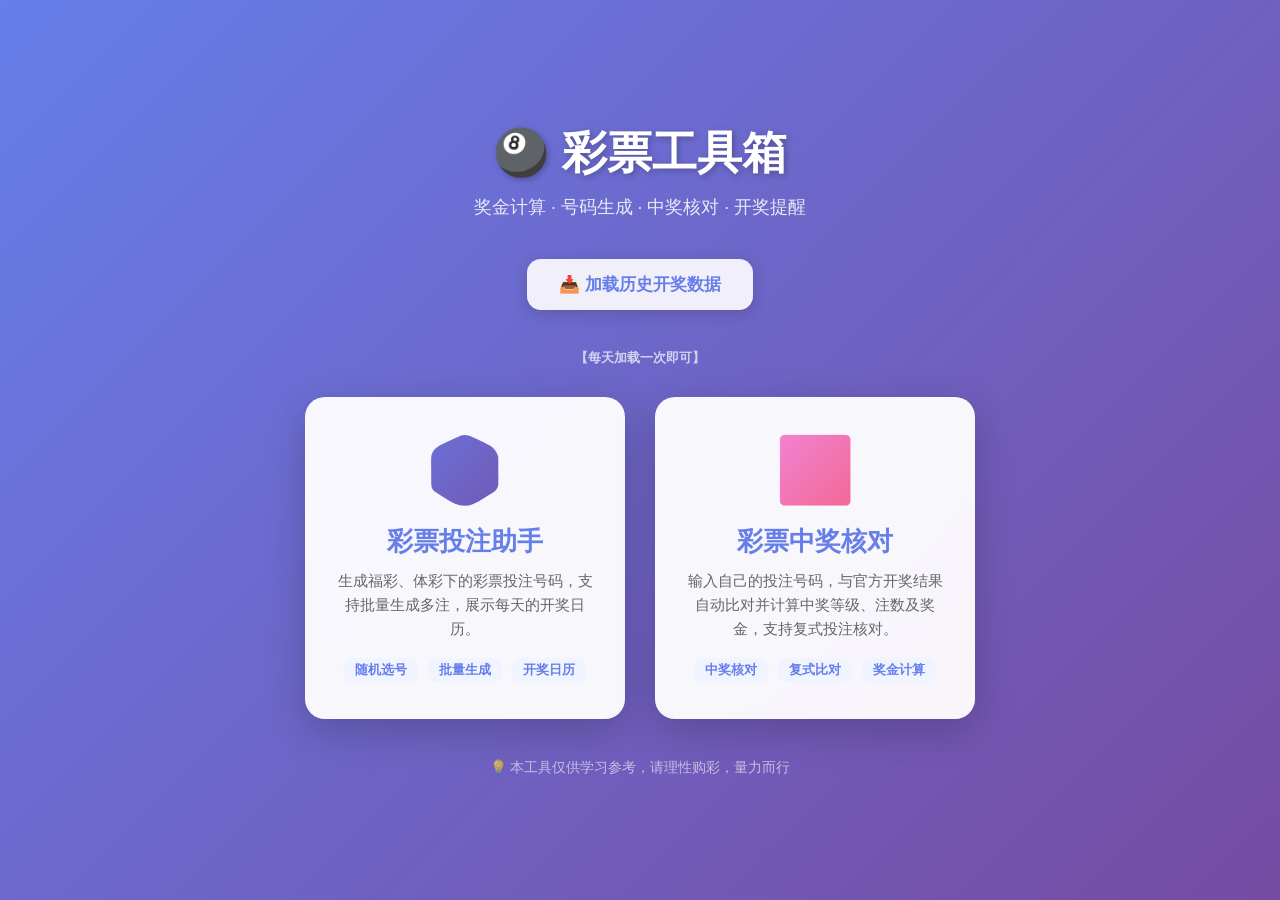
<file: index.html>
<!DOCTYPE html>
<html lang="zh-CN">
<head>
    <meta charset="UTF-8">
    <meta name="viewport" content="width=device-width, initial-scale=1.0">
    <title>彩票工具箱</title>
    <style>
        * {
            margin: 0;
            padding: 0;
            box-sizing: border-box;
        }

        body {
            font-family: "PingFang SC", "Microsoft YaHei", sans-serif;
            background: linear-gradient(135deg, #667eea 0%, #764ba2 100%);
            min-height: 100vh;
            display: flex;
            flex-direction: column;
            align-items: center;
            justify-content: center;
            padding: 20px;
        }

        .header {
            text-align: center;
            margin-bottom: 40px;
        }

        .header h1 {
            font-size: 2.8em;
            color: #fff;
            text-shadow: 2px 2px 6px rgba(0, 0, 0, 0.25);
            margin-bottom: 12px;
        }

        .header p {
            font-size: 1.1em;
            color: rgba(255, 255, 255, 0.85);
        }

        .card-container {
            display: flex;
            gap: 30px;
            flex-wrap: wrap;
            justify-content: center;
            max-width: 800px;
        }

        .card {
            background: rgba(255, 255, 255, 0.95);
            backdrop-filter: blur(10px);
            border-radius: 20px;
            padding: 36px 32px;
            width: 320px;
            box-shadow: 0 12px 40px rgba(0, 0, 0, 0.2);
            transition: transform 0.3s ease, box-shadow 0.3s ease;
            text-align: center;
            cursor: pointer;
            text-decoration: none;
            color: #333;
            display: block;
        }

        .card:hover {
            transform: translateY(-6px);
            box-shadow: 0 18px 50px rgba(0, 0, 0, 0.3);
        }

        .card-icon {
            font-size: 4em;
            margin-bottom: 16px;
        }

        .card h2 {
            font-size: 1.6em;
            color: #667eea;
            margin-bottom: 10px;
        }

        .card p {
            font-size: 0.95em;
            color: #666;
            line-height: 1.6;
        }

        .card .tag-list {
            margin-top: 16px;
            display: flex;
            flex-wrap: wrap;
            gap: 8px;
            justify-content: center;
        }

        .card .tag {
            background: #f0f4ff;
            color: #667eea;
            padding: 4px 12px;
            border-radius: 12px;
            font-size: 0.8em;
            font-weight: 600;
        }

        .footer {
            margin-top: 40px;
            color: rgba(255, 255, 255, 0.6);
            font-size: 0.85em;
            text-align: center;
        }

        @media (max-width: 720px) {
            .header h1 {
                font-size: 2em;
            }

            .card {
                width: 100%;
                max-width: 360px;
            }
        }

        .card:nth-child(1) .card-icon {
            background: linear-gradient(135deg, #667eea, #764ba2);
            -webkit-background-clip: text;
            -webkit-text-fill-color: transparent;
            background-clip: text;
        }

        .card:nth-child(2) .card-icon {
            background: linear-gradient(135deg, #f093fb, #f5576c);
            -webkit-background-clip: text;
            -webkit-text-fill-color: transparent;
            background-clip: text;
        }

        .card:nth-child(3) .card-icon {
            background: linear-gradient(135deg, #43e97b, #38f9d7);
            -webkit-background-clip: text;
            -webkit-text-fill-color: transparent;
            background-clip: text;
        }

        .preload-area {
            text-align: center;
            margin-bottom: 30px;
            max-width: 720px;
            width: 100%;
        }

        .preload-btn {
            background: rgba(255, 255, 255, 0.9);
            border: none;
            border-radius: 14px;
            padding: 14px 32px;
            font-size: 1.05em;
            font-weight: 600;
            color: #667eea;
            cursor: pointer;
            box-shadow: 0 4px 16px rgba(0, 0, 0, 0.15);
            transition: transform 0.2s, box-shadow 0.2s, opacity 0.3s;
        }

        .preload-btn:hover {
            transform: translateY(-2px);
            box-shadow: 0 6px 24px rgba(0, 0, 0, 0.25);
        }

        .preload-btn:disabled {
            opacity: 0.6;
            cursor: not-allowed;
            transform: none;
        }

        .preload-status {
            margin-top: 10px;
            font-size: 0.95em;
            color: #fff;
            min-height: 1.4em;
            text-shadow: 1px 1px 3px rgba(0, 0, 0, 0.2);
        }

        .preload-hint {
            margin-top: 6px;
            font-size: 0.8em;
            color: rgba(255, 255, 255, 0.7);
            line-height: 1.5;
        }
    </style>
</head>
<body>
    <div class="header">
        <h1>🎱 彩票工具箱</h1>
        <p>奖金计算 · 号码生成 · 中奖核对 · 开奖提醒</p>
    </div>

    <!-- 数据预加载区域 -->
    <div class="preload-area">
        <button id="preload-btn" class="preload-btn" onclick="preloadDrawData()">
            📥 加载历史开奖数据
        </button>
        <div id="preload-status" class="preload-status"></div>
        <p class="preload-hint"><b>【每天加载一次即可】</b></p>
    </div>

    <div class="card-container">

        <a class="card" href="投注工具.html">
            <div class="card-icon">🎲</div>
            <h2>彩票投注助手</h2>
            <p>生成福彩、体彩下的彩票投注号码，支持批量生成多注，展示每天的开奖日历。</p>
            <div class="tag-list">
                <span class="tag">随机选号</span>
                <span class="tag">批量生成</span>
                <span class="tag">开奖日历</span>
            </div>
        </a>

        <a class="card" href="彩票核对工具.html">
            <div class="card-icon">✅</div>
            <h2>彩票中奖核对</h2>
            <p>输入自己的投注号码，与官方开奖结果自动比对并计算中奖等级、注数及奖金，支持复式投注核对。</p>
            <div class="tag-list">
                <span class="tag">中奖核对</span>
                <span class="tag">复式比对</span>
                <span class="tag">奖金计算</span>
            </div>
        </a>
        
        <!-- <a class="card" href="彩票查询工具.html">
            <div class="card-icon">🎯</div>
            <h2>彩票奖金计算器</h2>
            <p>支持双色球、大乐透、快乐8、七乐彩、七星彩的复式投注奖金计算，自动计算各奖级中奖注数及总奖金。</p>
            <div class="tag-list">
                <span class="tag">双色球</span>
                <span class="tag">大乐透</span>
                <span class="tag">快乐8</span>
                <span class="tag">七乐彩</span>
                <span class="tag">七星彩</span>
            </div>
        </a> -->
    </div>

    <div class="footer">
        💡 本工具仅供学习参考，请理性购彩，量力而行
    </div>

    <script src="js/shared.js"></script>
</body>
</html>
</file>
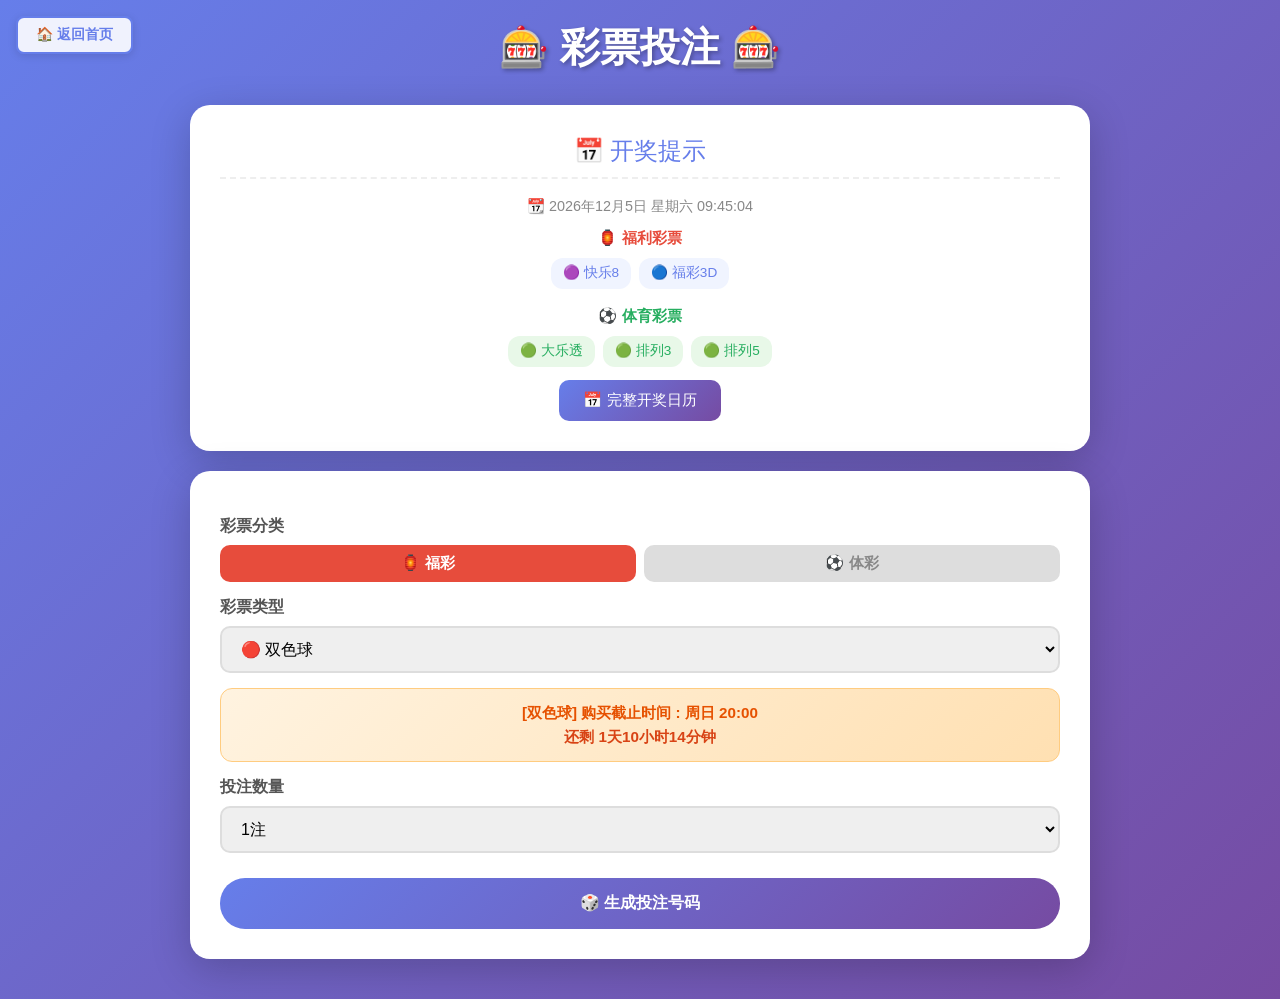
<file: 投注工具.html>
<!DOCTYPE html>
<html lang="zh-CN">
<head>
    <meta charset="UTF-8">
    <meta name="viewport" content="width=device-width, initial-scale=1.0">
    <title>🎰 彩票投注助手</title>
    <link rel="stylesheet" href="css/bet.css">
</head>
<body>
    <div class="back-link">
        <a href="index.html">🏠 返回首页</a>
    </div>
    <div class="container">
        <h1>🎰 彩票投注 🎰</h1>

        <!-- 开奖提示卡片 -->
        <div class="card">
            <div class="lottery-type">📅 开奖提示</div>
            <div id="today-draws" style="text-align: center; color: #555; line-height: 1.8; min-height: 60px;">
                <div style="color: #888; padding: 10px;">⏳ 加载中...</div>
            </div>
            <div style="text-align: center; margin-top: 10px;">
                <button onclick="showDrawCalendar()" style="background: linear-gradient(135deg, #667eea, #764ba2); color: #fff; border: none; border-radius: 10px; padding: 10px 24px; font-size: 0.95em; cursor: pointer; transition: transform 0.2s;"
                    onmouseover="this.style.transform='scale(1.05)'" onmouseout="this.style.transform='scale(1)'">
                    📅 完整开奖日历
                </button>
            </div>
        </div>

        <!-- 开奖日历弹窗 -->
        <div id="draw-calendar-overlay" style="display:none; position:fixed; top:0; left:0; width:100%; height:100%; background:rgba(0,0,0,0.5); z-index:1000; align-items:center; justify-content:center;"
             onclick="if(event.target===this)closeDrawCalendar()">
            <div style="background:#fff; border-radius:16px; padding:28px 32px; max-width:480px; width:90%; max-height:80vh; overflow-y:auto; box-shadow:0 12px 40px rgba(0,0,0,0.3); position:relative;">
                <div style="display:flex; justify-content:space-between; align-items:center; margin-bottom:16px;">
                    <span style="font-size:1.3em; font-weight:600; color:#333;">📅 开奖日历</span>
                    <button onclick="closeDrawCalendar()" style="background:none; border:none; font-size:1.5em; cursor:pointer; color:#999; padding:0 4px;">✕</button>
                </div>
                <div style="color:#555; line-height:1.9;">
                    <div style="font-weight:600; font-size:1.05em; padding:6px 0 4px 0; color:#e74c3c; border-left:4px solid #e74c3c; padding-left:10px; margin:4px 0 6px;">🏮 福利彩票</div>
                    <div style="padding-left:18px;">
                        <p style="margin:3px 0;"><strong>🔴 双色球</strong> - 每周二、四、日开奖</p>
                        <p style="margin:3px 0;"><strong>🟡 七乐彩</strong> - 每周一、三、五开奖</p>
                        <p style="margin:3px 0;"><strong>🟣 快乐8</strong> - 每天开奖</p>
                        <p style="margin:3px 0;"><strong>🔵 福彩3D</strong> - 每天开奖</p>
                    </div>
                    <div style="font-weight:600; font-size:1.05em; padding:6px 0 4px 10px; color:#27ae60; border-left:4px solid #27ae60; margin:12px 0 6px;">⚽ 体育彩票</div>
                    <div style="padding-left:18px;">
                        <p style="margin:3px 0;"><strong>🟢 大乐透</strong> - 每周一、三、六开奖</p>
                        <p style="margin:3px 0;"><strong>🟢 七星彩</strong> - 每周二、五、日开奖</p>
                        <p style="margin:3px 0;"><strong>🟢 排列3</strong> - 每天开奖</p>
                        <p style="margin:3px 0;"><strong>🟢 排列5</strong> - 每天开奖</p>
                    </div>
                </div>
            </div>
        </div>

        <!-- 批量生成界面 -->
        <div id="batchPanel" class="card">
            
            <div class="input-group">
                <label>彩票分类</label>
                <div style="display:flex; gap:8px;">
                    <span id="cat-fc-btn" onclick="switchCategory('fc')" style="flex:1; text-align:center; padding:8px 0; border-radius:10px; cursor:pointer; font-weight:600; font-size:0.95em; background:#e74c3c; color:#fff; transition:opacity 0.2s;">🏮 福彩</span>
                    <span id="cat-tc-btn" onclick="switchCategory('tc')" style="flex:1; text-align:center; padding:8px 0; border-radius:10px; cursor:pointer; font-weight:600; font-size:0.95em; background:#ddd; color:#888; transition:opacity 0.2s;">⚽ 体彩</span>
                </div>
            </div>
            <div class="input-group">
                <label>彩票类型</label>
                <select id="batchType" onchange="handleBatchTypeChange()"></select>
            </div>
            
            <!-- 快乐8玩法级联选择 -->
            <div id="kl8PlayTypeGroup" class="input-group hidden">
                <label>玩法</label>
                <select id="batchKL8PlayType">
                    <option value="1">选一</option>
                    <option value="2">选二</option>
                    <option value="3">选三</option>
                    <option value="4" selected>选四</option>
                    <option value="5">选五</option>
                    <option value="6">选六</option>
                    <option value="7">选七</option>
                    <option value="8">选八</option>
                    <option value="9">选九</option>
                    <option value="10">选十</option>
                </select>
            </div>
            
            <!-- 购买截止时间 -->
            <div id="deadline-info" class="deadline-info">
                ⏳ 加载中...
            </div>
            
            
            <div class="input-group">
                <label>投注数量</label>
                <select id="batchCount">
                    <option value="1" selected>1注</option>
                    <option value="3">3注</option>
                    <option value="5">5注</option>
                    <option value="10">10注</option>
                </select>
            </div>
            
            <button class="confirm-btn" onclick="generateBatch()">🎲 生成投注号码</button>
            
            <div id="batchResults" class="batch-results hidden"></div>
        </div>

    </div>

    <script src="js/shared.js"></script>
    <script src="js/bet.js"></script>

<script>
/** 获取中国大陆当前日期（UTC+8） */
function getChinaDate() {
    const now = new Date();
    const utc = now.getTime() + now.getTimezoneOffset() * 60000;
    return new Date(utc + 8 * 3600000); // UTC+8
}

/** 今日开奖查询 */
function getTodayDraws() {
    const dayMap = ['日', '一', '二', '三', '四', '五', '六'];
    const today = getChinaDate();
    const weekDay = today.getDay(); // 0=日 1=一 ...
    const dateStr = `${today.getFullYear()}年${today.getMonth()+1}月${today.getDate()}日 星期${dayMap[weekDay]}`;

    const schedules = {
        '双色球': { days: [2, 4, 0], emoji: '🔴', cat: 'fc' },
        '七乐彩': { days: [1, 3, 5], emoji: '🟡', cat: 'fc' },
        '快乐8':  { days: 'daily', emoji: '🟣', cat: 'fc' },
        '福彩3D': { days: 'daily', emoji: '🔵', cat: 'fc' },
        '大乐透': { days: [1, 3, 6], emoji: '🟢', cat: 'tc' },
        '七星彩': { days: [2, 5, 0], emoji: '🟢', cat: 'tc' },
        '排列3':  { days: 'daily', emoji: '🟢', cat: 'tc' },
        '排列5':  { days: 'daily', emoji: '🟢', cat: 'tc' },
    };

    const todayDraws = { fc: [], tc: [] };
    for (const [name, sched] of Object.entries(schedules)) {
        if (sched.days === 'daily' || sched.days.includes(weekDay)) {
            todayDraws[sched.cat].push(name);
        }
    }

    const timeStr = `${String(today.getHours()).padStart(2,'0')}:${String(today.getMinutes()).padStart(2,'0')}:${String(today.getSeconds()).padStart(2,'0')}`;
    let html = `<div style="font-size:0.9em; color:#888; margin-bottom:4px;">📆 ${dateStr}  <span id="china-clock" style="font-variant-numeric:tabular-nums;">${timeStr}</span></div>`;
    if (todayDraws.fc.length > 0) {
        html += '<div style="font-weight:600; color:#e74c3c; font-size:0.95em;">🏮 福利彩票</div>';
        html += '<div style="margin:4px 0 10px;">' + todayDraws.fc.map(n =>
            `<span style="display:inline-block; background:#f0f4ff; color:#667eea; border-radius:12px; padding:3px 12px; margin:3px 4px; font-size:0.85em;">${schedules[n].emoji} ${n}</span>`
        ).join('') + '</div>';
    }
    if (todayDraws.tc.length > 0) {
        html += '<div style="font-weight:600; color:#27ae60; font-size:0.95em;">⚽ 体育彩票</div>';
        html += '<div style="margin:4px 0 0;">' + todayDraws.tc.map(n =>
            `<span style="display:inline-block; background:#e8f8e8; color:#27ae60; border-radius:12px; padding:3px 12px; margin:3px 4px; font-size:0.85em;">${schedules[n].emoji} ${n}</span>`
        ).join('') + '</div>';
    }
    if (todayDraws.fc.length === 0 && todayDraws.tc.length === 0) {
        html += '<div style="color:#999;">今日无开奖</div>';
    }

    document.getElementById('today-draws').innerHTML = html;
}

function showDrawCalendar() {
    document.getElementById('draw-calendar-overlay').style.display = 'flex';
}

function closeDrawCalendar() {
    document.getElementById('draw-calendar-overlay').style.display = 'none';
}

/** 实时时钟：每秒更新北京时间 */
function startChinaClock() {
    setInterval(() => {
        const now = getChinaDate();
        const el = document.getElementById('china-clock');
        if (el) {
            el.textContent = `${String(now.getHours()).padStart(2,'0')}:${String(now.getMinutes()).padStart(2,'0')}:${String(now.getSeconds()).padStart(2,'0')}`;
        }
    }, 1000);
}

/** 购买截止时间配置 */
const DEADLINE_CONFIG = {
    shuangseqiu: { name: '双色球', emoji: '🔴', days: [2, 4, 0], cutoff: '20:00' },
    daletou:     { name: '大乐透', emoji: '🟢', days: [1, 3, 6], cutoff: '21:00' },
    qilecai:     { name: '七乐彩', emoji: '🟡', days: [1, 3, 5], cutoff: '20:00' },
    kuail8:      { name: '快乐8',  emoji: '🟣', days: 'daily',   cutoff: '21:00' },
    fc3d:        { name: '福彩3D', emoji: '🔵', days: 'daily',   cutoff: '20:00' },
    qixingcai:   { name: '七星彩', emoji: '🟢', days: [2, 5, 0], cutoff: '21:00' },
    pl3:         { name: '排列3',  emoji: '🟢', days: 'daily',   cutoff: '21:00' },
    pl5:         { name: '排列5',  emoji: '🟢', days: 'daily',   cutoff: '21:00' }
};
const DAY_NAMES = ['日', '一', '二', '三', '四', '五', '六'];

/** 更新购买截止时间显示 */
function updateDeadline() {
    const el = document.getElementById('deadline-info');
    if (!el) return;
    const type = document.getElementById('batchType').value;
    const cfg = DEADLINE_CONFIG[type];
    if (!cfg) { el.textContent = '⏳ 请选择彩票类型'; return; }

    const now = getChinaDate();
    const today = now.getDay(); // 0=日
    const currentHour = now.getHours();
    const currentMinute = now.getMinutes();
    const [cutH, cutM] = cfg.cutoff.split(':').map(Number);

    // 判断今天是否是开奖日
    const isDrawDay = cfg.days === 'daily' || cfg.days.includes(today);

    let targetDay; // 目标开奖日 weekday (0-6)
    let dayOffset = 0; // 距离今天的天数

    if (isDrawDay) {
        // 今天开奖，检查是否已过截止时间
        const afterCutoff = currentHour > cutH || (currentHour === cutH && currentMinute >= cutM);
        if (afterCutoff) {
            // 已过截止时间，找下一个开奖日
            dayOffset = 1;
            targetDay = findNextDrawDay(cfg.days, today, 1);
        } else {
            // 还未截止，今天就是目标
            targetDay = today;
        }
    } else {
        // 今天不开奖，找下一个开奖日
        dayOffset = 1;
        targetDay = findNextDrawDay(cfg.days, today, 1);
    }

    // 计算实际天数偏移
    let actualOffset = 0;
    let checkDay = today;
    while (checkDay !== targetDay) {
        checkDay = (checkDay + 1) % 7;
        actualOffset++;
    }
    if (actualOffset === 0 && isDrawDay) {
        const afterCutoff = currentHour > cutH || (currentHour === cutH && currentMinute >= cutM);
        if (afterCutoff) actualOffset = findDaysUntil(cfg.days, today);
    }

    const dayLabel = actualOffset === 0 ? '今天' : actualOffset === 1 ? '明天' : `周${DAY_NAMES[targetDay]}`;
    const deadlineTime = `周${DAY_NAMES[targetDay]} ${cfg.cutoff}`;

    // 倒计时
    const targetDate = getChinaDate();
    targetDate.setDate(targetDate.getDate() + actualOffset);
    targetDate.setHours(cutH, cutM, 0, 0);
    const diffMs = targetDate.getTime() - now.getTime();
    const diffTotalMin = Math.max(0, Math.floor(diffMs / 60000));
    const diffD = Math.floor(diffTotalMin / 1440);
    const diffH = Math.floor((diffTotalMin % 1440) / 60);
    const diffM = diffTotalMin % 60;

    let countdownStr = '';
    if (diffMs <= 0) {
        countdownStr = '<span class="expired">已截止</span>';
    } else if (diffD > 0) {
        countdownStr = `<span class="countdown">还剩 ${diffD}天${diffH}小时${diffM}分钟</span>`;
    } else if (diffH > 0) {
        countdownStr = `<span class="countdown">还剩 ${diffH}小时${diffM}分钟</span>`;
    } else {
        countdownStr = `<span class="countdown">还剩 ${diffM}分钟</span>`;
    }

    // el.innerHTML = `[${cfg.name}] 购买截止时间 : ${deadlineTime} &nbsp; ${countdownStr}`;
    el.innerHTML = `[${cfg.name}] 购买截止时间 : ${deadlineTime} </br> ${countdownStr}`;
}

/** 找下一个开奖日（从 startDay 开始，跳过 offset 天） */
function findNextDrawDay(days, startDay, skip) {
    for (let d = 0; d < 7; d++) {
        const check = (startDay + skip + d) % 7;
        if (days === 'daily' || days.includes(check)) return check;
    }
    return startDay; // 兜底
}

/** 计算从今天到下一个开奖日的天数 */
function findDaysUntil(days, startDay) {
    for (let d = 1; d <= 7; d++) {
        const check = (startDay + d) % 7;
        if (days === 'daily' || days.includes(check)) return d;
    }
    return 1;
}

/** 实时更新截止时间倒计时（每分钟刷新） */
function startDeadlineTimer() {
    updateDeadline();
    setInterval(updateDeadline, 60000);
}


document.addEventListener('DOMContentLoaded', () => {
    getTodayDraws();
    startChinaClock();
    startDeadlineTimer();
});
</script>

</body>
</html>
</file>
<file: css/bet.css>
/* ==================== 投注工具样式 ==================== */

* {
    margin: 0;
    padding: 0;
    box-sizing: border-box;
}

body {
    font-family: 'Microsoft YaHei', Arial, sans-serif;
    background: linear-gradient(135deg, #667eea 0%, #764ba2 100%);
    min-height: 100vh;
    padding: 20px;
}

.container {
    max-width: 900px;
    margin: 0 auto;
}

h1 {
    text-align: center;
    color: white;
    margin-bottom: 30px;
    text-shadow: 2px 2px 4px rgba(0,0,0,0.3);
    font-size: 2.5em;
}

.card {
    background: white;
    border-radius: 20px;
    padding: 30px;
    margin-bottom: 20px;
    box-shadow: 0 10px 40px rgba(0,0,0,0.2);
}

.lottery-type {
    font-size: 1.5em;
    color: #667eea;
    margin-bottom: 15px;
    padding-bottom: 10px;
    border-bottom: 2px dashed #eee;
    text-align: center;
}

.input-group {
    margin: 15px 0;
}

.input-group label {
    display: block;
    margin-bottom: 8px;
    color: #555;
    font-weight: bold;
}

.input-group select {
    width: 100%;
    padding: 12px 15px;
    border: 2px solid #ddd;
    border-radius: 10px;
    font-size: 16px;
    transition: border-color 0.3s;
}

.input-group select:focus {
    outline: none;
    border-color: #667eea;
}

.confirm-btn {
    background: linear-gradient(135deg, #667eea, #764ba2);
    color: white;
    border: none;
    padding: 15px 40px;
    border-radius: 25px;
    cursor: pointer;
    font-size: 16px;
    font-weight: bold;
    transition: all 0.3s ease;
    width: 100%;
    margin-top: 10px;
}

.confirm-btn:hover {
    transform: translateY(-2px);
    box-shadow: 0 5px 20px rgba(102,126,234,0.4);
}

.stats {
    background: #f8f9fa;
    border-radius: 10px;
    padding: 15px;
    margin-top: 15px;
    text-align: center;
    color: #666;
}

.batch-results {
    max-height: 500px;
    overflow-y: auto;
    margin-top: 20px;
}

.batch-item {
    background: #f8f9fa;
    border-radius: 8px;
    padding: 8px;
    margin: 8px 0;
    display: flex;
    align-items: center;
    gap: 8px;
}

.batch-number {
    background: #667eea;
    color: white;
    width: 30px;
    height: 30px;
    border-radius: 50%;
    display: flex;
    align-items: center;
    justify-content: center;
    font-weight: bold;
    flex-shrink: 0;
}

.batch-balls {
    flex-grow: 1;
    min-width: 0;
    display: flex;
    flex-wrap: nowrap;
    gap: 4px;
    overflow-x: auto;
    padding: 3px 0;
}

/* 快乐8：号码球较多时允许换行展示，避免横向滚动 */
.batch-item-kl8 .batch-balls {
    flex-wrap: wrap;
    overflow-x: visible;
}

/* 复制按钮（单注复制 / 全部复制） */
.copy-btn {
    flex-shrink: 0;
    background: linear-gradient(135deg, #667eea, #764ba2);
    color: #fff;
    border: none;
    border-radius: 6px;
    padding: 3px 9px;
    font-size: 11px;
    line-height: 1.5;
    cursor: pointer;
    white-space: nowrap;
    transition: transform 0.2s, opacity 0.2s, background 0.2s;
}
.copy-btn:hover { transform: scale(1.05); opacity: 0.92; }
.copy-btn:active { transform: scale(0.95); }
.copy-btn.copied { background: linear-gradient(135deg, #2ecc71, #27ae60); }

/* 结果区标题栏（标题 + 全部复制） */
.batch-toolbar {
    display: flex;
    align-items: center;
    justify-content: space-between;
    gap: 8px;
    flex-wrap: wrap;
}
.batch-title { font-weight: 600; }

.mini-ball {
    width: 26px;
    height: 26px;
    border-radius: 50%;
    display: flex;
    align-items: center;
    justify-content: center;
    font-weight: bold;
    font-size: 12px;
    color: white;
    text-shadow: 1px 1px 2px rgba(0,0,0,0.3);
    flex-shrink: 0;
}

.mini-ball-red {
    background: linear-gradient(135deg, #ff6b6b, #ee5a5a);
    box-shadow: 0 2px 6px rgba(238,90,90,0.4);
}

.mini-ball-blue {
    background: linear-gradient(135deg, #6874DB, #4B5AB5);
    box-shadow: 0 2px 6px rgba(68,160,141,0.4);
}

.mini-ball-orange {
    background: linear-gradient(135deg, #f093fb, #f5576c);
    box-shadow: 0 2px 8px rgba(245,87,108,0.4);
}

.mini-ball-kl8 {
    background: linear-gradient(135deg, #e94560, #ff6b6b);
    box-shadow: 0 2px 8px rgba(233,69,96,0.4);
}

.mini-ball-green {
    background: linear-gradient(135deg, #26a69a, #00897b);
    box-shadow: 0 2px 8px rgba(0,137,123,0.4);
}

.mini-ball-qilecai {
    background: linear-gradient(135deg, #ffa726, #ff9800);
    box-shadow: 0 2px 8px rgba(255,152,0,0.4);
}

.hidden {
    display: none !important;
}

/* 滚动条美化 */
.batch-results::-webkit-scrollbar {
    width: 8px;
}

.batch-results::-webkit-scrollbar-track {
    background: #f1f1f1;
    border-radius: 10px;
}

.batch-results::-webkit-scrollbar-thumb {
    background: #667eea;
    border-radius: 10px;
}

.batch-balls::-webkit-scrollbar {
    height: 6px;
}

.batch-balls::-webkit-scrollbar-track {
    background: #f1f1f1;
    border-radius: 10px;
}

.batch-balls::-webkit-scrollbar-thumb {
    background: #667eea;
    border-radius: 10px;
}

/* 返回首页链接 - 固定在左上角 */
.back-link {
    position: fixed;
    top: 16px;
    left: 16px;
    z-index: 100;
}

.back-link a {
    display: inline-block;
    padding: 8px 18px;
    background: rgba(255, 255, 255, 0.9);
    color: #667eea;
    font-weight: 600;
    text-decoration: none;
    border: 2px solid #667eea;
    border-radius: 8px;
    font-size: 14px;
    box-shadow: 0 2px 8px rgba(0,0,0,0.12);
    transition: background 0.3s, box-shadow 0.3s;
}

.back-link a:hover {
    background: #fff;
    box-shadow: 0 4px 16px rgba(0,0,0,0.2);
}

/* 购买截止时间 */
.deadline-info {
    text-align: center;
    padding: 12px 16px;
    margin: 10px 0;
    background: linear-gradient(135deg, #fff3e0, #ffe0b2);
    border: 1px solid #ffcc80;
    border-radius: 12px;
    font-size: 0.95em;
    font-weight: 600;
    color: #e65100;
    line-height: 1.6;
}
.deadline-info .countdown {
    color: #d84315;
    font-weight: 700;
}
.deadline-info .expired {
    color: #c62828;
}

@media (max-width: 600px) {
    h1 {
        font-size: 1.8em;
    }

    /* 参考核对工具页面：四周留白加大到 20px，卡片内边距加大到 20px */
    body {
        padding: 20px;
    }

    .card {
        padding: 20px;
    }

    /* 移动端号码球略小于桌面端，确保一注号码整行容纳在屏幕内，避免与复制按钮相互遮挡 */
    .mini-ball {
        width: 24px;
        height: 24px;
        font-size: 11px;
    }

    .batch-balls {
        gap: 2px;
    }

    .batch-item {
        gap: 6px;
        padding: 6px;
    }
}

/* 极窄屏（≤340px 旧机型）：保持号码球 24px 不变，适当收窄留白以确保整行放得下 */
@media (max-width: 340px) {
    body {
        padding: 10px;
    }

    .card {
        padding: 12px;
    }

    .batch-item {
        gap: 4px;
        padding: 4px;
    }
}
</file>
